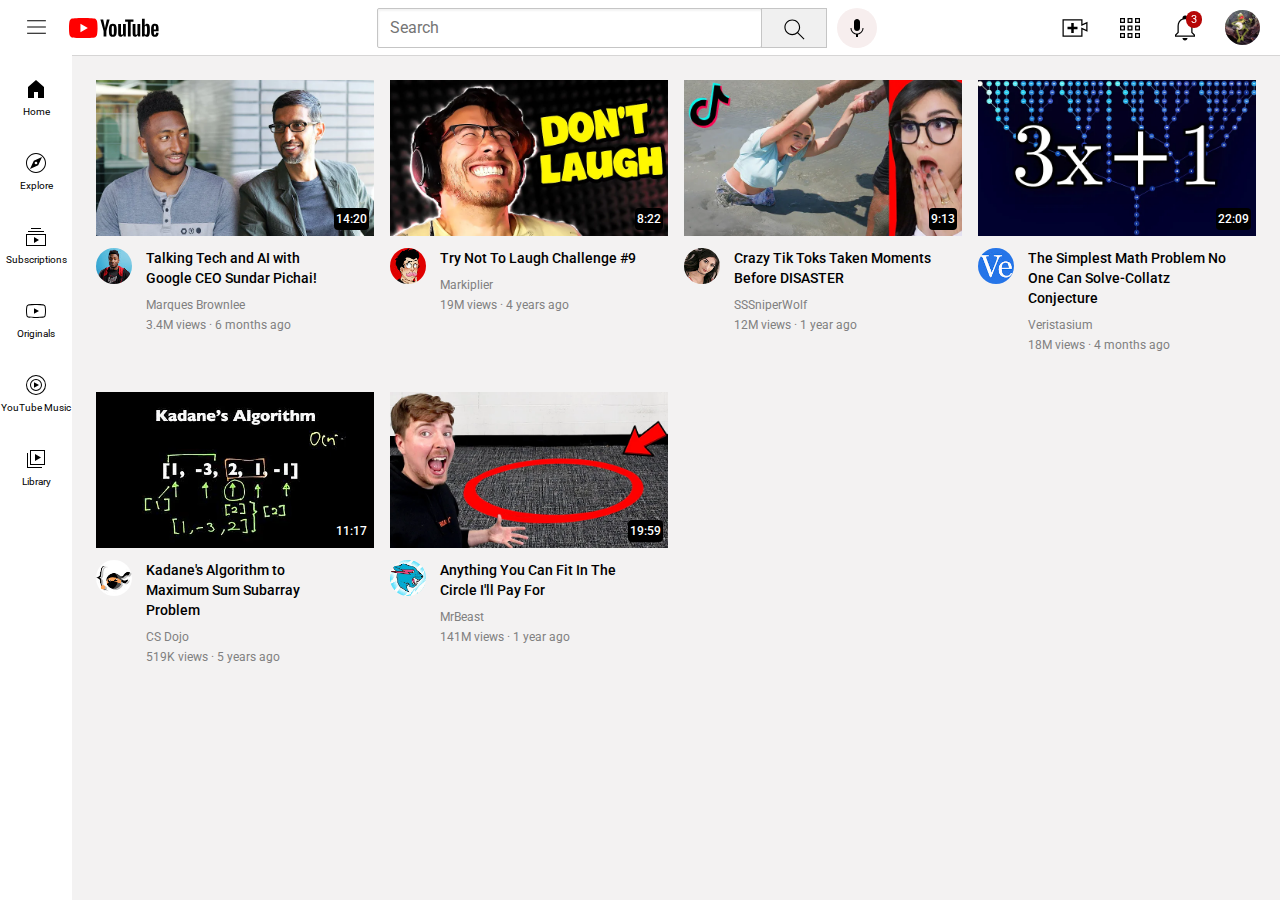
<file: index.html>
<!DOCTYPE html>
<html lang="en">
<head>
    <meta charset="UTF-8">
    <meta http-equiv="X-UA-Compatible" content="IE=edge">
    <meta name="viewport" content="width=device-width, initial-scale=1.0">
    <title>
        YouTube.com Clone
    </title>
    <link rel="preconnect" href="https://fonts.googleapis.com">
    <link rel="preconnect" href="https://fonts.gstatic.com" crossorigin>
    <link href="https://fonts.googleapis.com/css2?family=Roboto:wght@400;500;700&display=swap" rel="stylesheet">
    <link rel = "stylesheet" href ="styles/general.css">
    <link rel = "stylesheet" href ="styles/header.css">
    <link rel = "stylesheet" href ="styles/video.css">
    <link rel = "stylesheet" href = "styles/sidebar.css">
</head>
<body>
    <div class = "header">
        <div class = "left-section">
            <img class = "hamburger-menu"
            src = "icons/hamburger-menu.svg">
            <img class = "youtube-logo"
            src = "icons/youtube-logo.svg">
        </div>
        <div class = "middle-section">
            <input class = "search-bar" type = "text" placeholder = "Search">
            <button
            class = "search-button">
                <img class = "search-icon" src ="icons/search.svg">
                <div class = "tooltip">Search</div>
            </button>
            <button
            class = "voice-search-button">
                <img class = "voice-search-icon" src ="icons/voice-search-icon.svg">
                <div class = "tooltip">Search with your voice</div>
            </button>
        </div>
        <div class = "right-section">
            <div class = "upload-icon-container">
                <img class = "upload-icon" src ="icons/upload.svg">
                <div class = "tooltip">Create</div>
            </div>
            <div class = "apps-icon-container">
                <img class = "apps-icon" src = "icons/youtube-apps.svg">
                <div class = "tooltip">YouTube Apps</div>
            </div>
            
            <div class = "notifications-icon-container">
                <img class = "notifications-icon" src = "icons/notifications.svg">
                <div class = "notifications-count" >3</div>
                <div class = "tooltip">Notifications</div>
            </div>
            <img class = "user-pic" src="channel-pictures/user-pic.jpg">
        </div>
        
    </div>
    <div class = "sidebar">
        <div class = "sidebar-link">
            <img src = "icons/home.svg">
            <div>Home</div>
        </div>
        <div class = "sidebar-link">
            <img src = "icons/explore.svg">
            <div>Explore</div>
        </div>
        <div class = "sidebar-link">
            <img src = "icons/subscriptions.svg">
            <div>Subscriptions</div>
        </div>
        <div class = "sidebar-link">
            <img src = "icons/originals.svg">
            <div>Originals</div>
        </div>
        <div class = "sidebar-link">
            <img src = "icons/youtube-music.svg">
            <div>YouTube Music</div>
        </div>
        <div class = "sidebar-link">
            <img src = "icons/library.svg">
            <div>Library</div>
        </div>

        
    </div>
    
    <div class = "video-grid">
        <div class = "video-preview">

            <div class = "thumbnail-row">
    
                <img class= "thumbnail" src="thumbnails/thumbnail-1.jpeg">
                <div class = "time-stamp">14:20</div>
    
            </div>
            <div class = "video-info-grid">
                <div class = "channel-picture">
                    <img class = "profile-picture" src = "channel-pictures/channel-1.jpeg">
                </div>
    
                <div class = "video-info">
    
                    <p class = "video-title">
                        Talking Tech and AI with Google CEO Sundar Pichai!
                    </p>
                    <p class = "video-author">
                        Marques Brownlee
                    </p>
                    <p class = "video-stats">
                        3.4M views &#183; 6 months ago
                    </p>
    
                </div>
            </div>
            </div>
    
    
        <div class = "video-preview">
    
            <div class = "thumbnail-row">
    
                <img class= "thumbnail" src="thumbnails/thumbnail-2.jpeg">
                <div class = "time-stamp">8:22</div>
            </div>
           <div class = "video-info-grid">
            <div class = "channel-picture">
                <img class = "profile-picture" src = "channel-pictures/channel-2.jpeg">
            </div>
           <div class = video-info>
    
            <p class = "video-title">
                Try Not To Laugh Challenge #9
            </p>
            <p class = "video-author">
                Markiplier
            </p>
            <p class = "video-stats">
                19M views &#183; 4 years ago
            </p>
    
           </div>
           
        </div>
        </div>
    
        <div class = "video-preview">
    
            <div class = "thumbnail-row">
    
                <img class= "thumbnail" src="thumbnails/thumbnail-3.jpeg">
                <div class = "time-stamp">9:13</div>
            </div>
            <div class = "video-info-grid">
                <div class = "channel-picture">
                    <img class = "profile-picture" src = "channel-pictures/channel-3.jpeg">
                </div>
    
                <div class = "video-info">
    
                    <p class = "video-title">
                        Crazy Tik Toks Taken Moments Before DISASTER
                    </p>
                    <p class = "video-author">
                        SSSniperWolf
                    </p>
                    <p class = "video-stats">
                        12M views &#183; 1 year ago
                    </p>
    
                </div>
            </div>
            </div>
    
    
        <div class = "video-preview">
    
            <div class = "thumbnail-row">
    
                <img class= "thumbnail" src="thumbnails/thumbnail-4.jpeg">
                <div class = "time-stamp">22:09</div>
            </div>
           <div class = "video-info-grid">
            <div class = "channel-picture">
                <img class = "profile-picture" src = "channel-pictures/channel-4.jpeg">
            </div>
           <div class = video-info>
    
            <p class = "video-title">
                The Simplest Math Problem No One Can Solve-Collatz Conjecture 
            </p>
            <p class = "video-author">
                Veristasium
            </p>
            <p class = "video-stats">
                18M views &#183; 4 months ago
            </p>
    
           </div>
           
        </div>
        </div>
        <div class = "video-preview">
    
            <div class = "thumbnail-row">
    
                <img class= "thumbnail" src="thumbnails/thumbnail-5.jpeg">
                <div class = "time-stamp">11:17</div>
            </div>
            <div class = "video-info-grid">
                <div class = "channel-picture">
                    <img class = "profile-picture" src = "channel-pictures/channel-5.jpeg">
                </div>
    
                <div class = "video-info">
    
                    <p class = "video-title">
                        Kadane's Algorithm to Maximum Sum Subarray Problem
                    </p>
                    <p class = "video-author">
                        CS Dojo
                    </p>
                    <p class = "video-stats">
                        519K views &#183; 5 years ago
                    </p>
    
                </div>
            </div>
            </div>
    
    
        <div class = "video-preview">
    
            <div class = "thumbnail-row">
    
                <img class= "thumbnail" src="thumbnails/thumbnail-6.jpeg">
                <div class = "time-stamp">19:59</div>
            </div>
           <div class = "video-info-grid">
            <div class = "channel-picture">
                <img class = "profile-picture" src = "channel-pictures/channel-6.jpeg">
            </div>
           <div class = video-info>
    
            <p class = "video-title">
                Anything You Can Fit In The Circle I'll Pay For
            </p>
            <p class = "video-author">
                MrBeast
            </p>
            <p class = "video-stats">
                141M views &#183; 1 year ago
            </p>
    
           </div>
           
        </div>
        </div>
        
    </div>

    
</body>
</html>
</file>
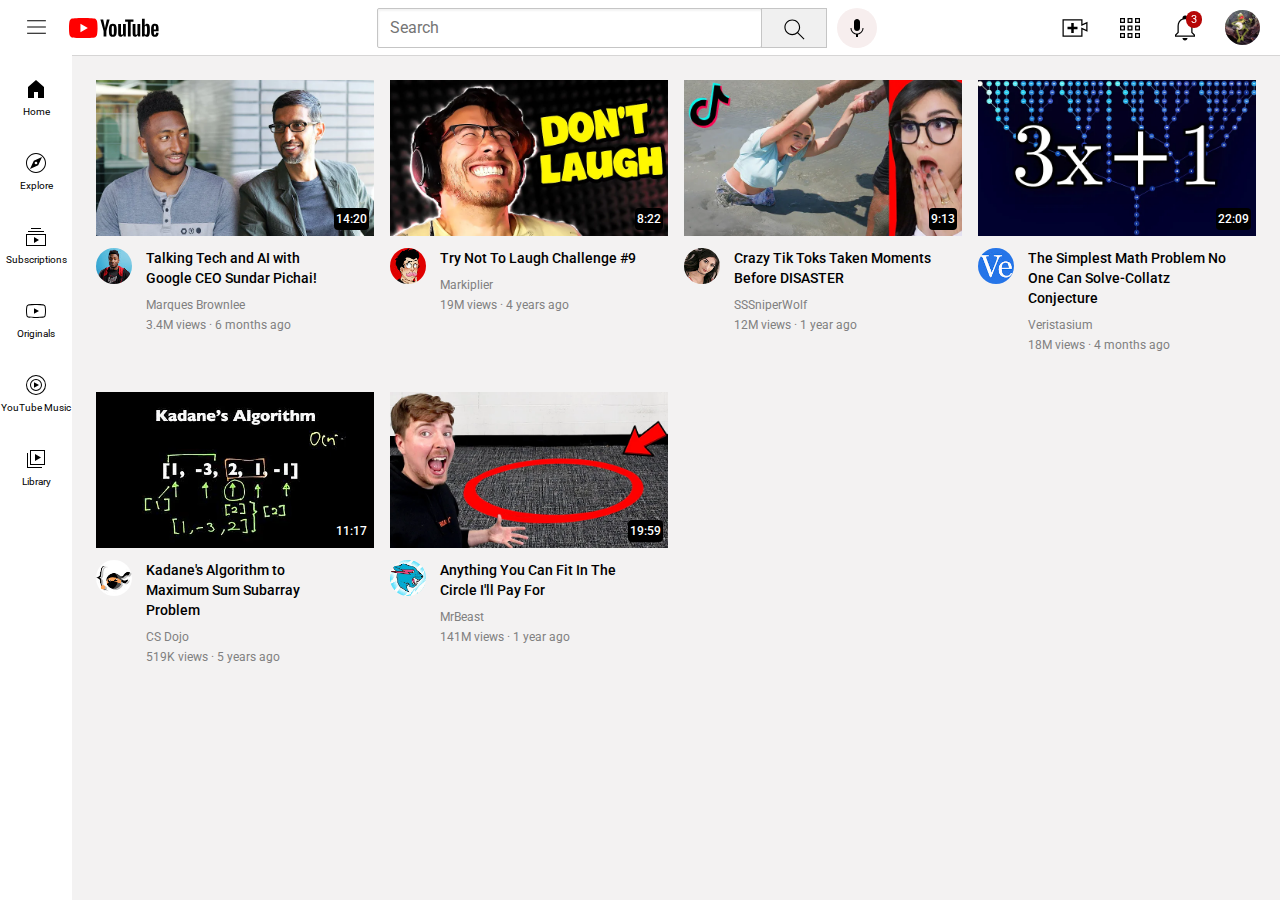
<file: Youtube.html>
<!DOCTYPE html>
<html lang="en">
<head>
    <meta charset="UTF-8">
    <meta http-equiv="X-UA-Compatible" content="IE=edge">
    <meta name="viewport" content="width=device-width, initial-scale=1.0">
    <title>
        YouTube.com Clone
    </title>
    <link rel="preconnect" href="https://fonts.googleapis.com">
    <link rel="preconnect" href="https://fonts.gstatic.com" crossorigin>
    <link href="https://fonts.googleapis.com/css2?family=Roboto:wght@400;500;700&display=swap" rel="stylesheet">
    <link rel = "stylesheet" href ="styles/general.css">
    <link rel = "stylesheet" href ="styles/header.css">
    <link rel = "stylesheet" href ="styles/video.css">
    <link rel = "stylesheet" href = "styles/sidebar.css">
</head>
<body>
    <div class = "header">
        <div class = "left-section">
            <img class = "hamburger-menu"
            src = "icons/hamburger-menu.svg">
            <img class = "youtube-logo"
            src = "icons/youtube-logo.svg">
        </div>
        <div class = "middle-section">
            <input class = "search-bar" type = "text" placeholder = "Search">
            <button
            class = "search-button">
                <img class = "search-icon" src ="icons/search.svg">
                <div class = "tooltip">Search</div>
            </button>
            <button
            class = "voice-search-button">
                <img class = "voice-search-icon" src ="icons/voice-search-icon.svg">
                <div class = "tooltip">Search with your voice</div>
            </button>
        </div>
        <div class = "right-section">
            <div class = "upload-icon-container">
                <img class = "upload-icon" src ="icons/upload.svg">
                <div class = "tooltip">Create</div>
            </div>
            <div class = "apps-icon-container">
                <img class = "apps-icon" src = "icons/youtube-apps.svg">
                <div class = "tooltip">YouTube Apps</div>
            </div>
            
            <div class = "notifications-icon-container">
                <img class = "notifications-icon" src = "icons/notifications.svg">
                <div class = "notifications-count" >3</div>
                <div class = "tooltip">Notifications</div>
            </div>
            <img class = "user-pic" src="channel-pictures/user-pic.jpg">
        </div>
        
    </div>
    <div class = "sidebar">
        <div class = "sidebar-link">
            <img src = "icons/home.svg">
            <div>Home</div>
        </div>
        <div class = "sidebar-link">
            <img src = "icons/explore.svg">
            <div>Explore</div>
        </div>
        <div class = "sidebar-link">
            <img src = "icons/subscriptions.svg">
            <div>Subscriptions</div>
        </div>
        <div class = "sidebar-link">
            <img src = "icons/originals.svg">
            <div>Originals</div>
        </div>
        <div class = "sidebar-link">
            <img src = "icons/youtube-music.svg">
            <div>YouTube Music</div>
        </div>
        <div class = "sidebar-link">
            <img src = "icons/library.svg">
            <div>Library</div>
        </div>

        
    </div>
    
    <div class = "video-grid">
        <div class = "video-preview">

            <div class = "thumbnail-row">
    
                <img class= "thumbnail" src="/thumbnails/thumbnail-1.jpeg">
                <div class = "time-stamp">14:20</div>
    
            </div>
            <div class = "video-info-grid">
                <div class = "channel-picture">
                    <img class = "profile-picture" src = "channel-pictures/channel-1.jpeg">
                </div>
    
                <div class = "video-info">
    
                    <p class = "video-title">
                        Talking Tech and AI with Google CEO Sundar Pichai!
                    </p>
                    <p class = "video-author">
                        Marques Brownlee
                    </p>
                    <p class = "video-stats">
                        3.4M views &#183; 6 months ago
                    </p>
    
                </div>
            </div>
            </div>
    
    
        <div class = "video-preview">
    
            <div class = "thumbnail-row">
    
                <img class= "thumbnail" src="/thumbnails/thumbnail-2.jpeg">
                <div class = "time-stamp">8:22</div>
            </div>
           <div class = "video-info-grid">
            <div class = "channel-picture">
                <img class = "profile-picture" src = "channel-pictures/channel-2.jpeg">
            </div>
           <div class = video-info>
    
            <p class = "video-title">
                Try Not To Laugh Challenge #9
            </p>
            <p class = "video-author">
                Markiplier
            </p>
            <p class = "video-stats">
                19M views &#183; 4 years ago
            </p>
    
           </div>
           
        </div>
        </div>
    
        <div class = "video-preview">
    
            <div class = "thumbnail-row">
    
                <img class= "thumbnail" src="/thumbnails/thumbnail-3.jpeg">
                <div class = "time-stamp">9:13</div>
            </div>
            <div class = "video-info-grid">
                <div class = "channel-picture">
                    <img class = "profile-picture" src = "channel-pictures/channel-3.jpeg">
                </div>
    
                <div class = "video-info">
    
                    <p class = "video-title">
                        Crazy Tik Toks Taken Moments Before DISASTER
                    </p>
                    <p class = "video-author">
                        SSSniperWolf
                    </p>
                    <p class = "video-stats">
                        12M views &#183; 1 year ago
                    </p>
    
                </div>
            </div>
            </div>
    
    
        <div class = "video-preview">
    
            <div class = "thumbnail-row">
    
                <img class= "thumbnail" src="/thumbnails/thumbnail-4.jpeg">
                <div class = "time-stamp">22:09</div>
            </div>
           <div class = "video-info-grid">
            <div class = "channel-picture">
                <img class = "profile-picture" src = "channel-pictures/channel-4.jpeg">
            </div>
           <div class = video-info>
    
            <p class = "video-title">
                The Simplest Math Problem No One Can Solve-Collatz Conjecture 
            </p>
            <p class = "video-author">
                Veristasium
            </p>
            <p class = "video-stats">
                18M views &#183; 4 months ago
            </p>
    
           </div>
           
        </div>
        </div>
        <div class = "video-preview">
    
            <div class = "thumbnail-row">
    
                <img class= "thumbnail" src="/thumbnails/thumbnail-5.jpeg">
                <div class = "time-stamp">11:17</div>
            </div>
            <div class = "video-info-grid">
                <div class = "channel-picture">
                    <img class = "profile-picture" src = "channel-pictures/channel-5.jpeg">
                </div>
    
                <div class = "video-info">
    
                    <p class = "video-title">
                        Kadane's Algorithm to Maximum Sum Subarray Problem
                    </p>
                    <p class = "video-author">
                        CS Dojo
                    </p>
                    <p class = "video-stats">
                        519K views &#183; 5 years ago
                    </p>
    
                </div>
            </div>
            </div>
    
    
        <div class = "video-preview">
    
            <div class = "thumbnail-row">
    
                <img class= "thumbnail" src="/thumbnails/thumbnail-6.jpeg">
                <div class = "time-stamp">19:59</div>
            </div>
           <div class = "video-info-grid">
            <div class = "channel-picture">
                <img class = "profile-picture" src = "channel-pictures/channel-6.jpeg">
            </div>
           <div class = video-info>
    
            <p class = "video-title">
                Anything You Can Fit In The Circle I'll Pay For
            </p>
            <p class = "video-author">
                MrBeast
            </p>
            <p class = "video-stats">
                141M views &#183; 1 year ago
            </p>
    
           </div>
           
        </div>
        </div>
        
    </div>

    
</body>
</html>
</file>
<file: styles/general.css>
p{
    font-family:Roboto, Arial;
    margin-top:0;
    margin-bottom:0;
}
body{
    margin:0;
    padding-top: 80px;
    padding-left:96px;
    padding-right:24px;
    background-color: rgb(243, 242, 242);
}
</file>
<file: styles/header.css>
.header{
    height:55px;

    display:flex;
    flex-direction: row;
    justify-content: space-between;
    position:fixed;
    top:0;
    left:0;
    right:0;
    z-index:100;
    background-color: white;
    border-bottom-width:1px;
    border-bottom-style:solid;
    border-bottom-color:rgb(214, 213, 213);

}
.left-section{
    display:flex;
    align-items:center
    
}
.middle-section{
 
    flex: 1;
    margin-left:70px;
    margin-right:35px;
    max-width: 500px;
    display:flex;
    align-items: center;
    

}
.right-section{
    flex:1;
    align-items: center;
}
.search-bar{
    flex:1;
    height:36px;
    font-size:16px;
    border-width: 1px;
    border-style: solid;
    border-color:rgb(197, 197, 197);
    border-radius:2px;
    box-shadow: inset 1px 2px 2px rgba(0,0,0,0.05);
    width:0;

}
.search-icon{
    height:27px;
    margin-top:4px;

}
.search-bar::placeholder{
    font-family: Roboto, Arial;
    font-size:16px;
    padding-left:10px;
}
.right-section{
    flex:1;
    display:flex;
    align-items: center;
    justify-content: space-between;
    max-width:200px;
    margin-right:20px;
    flex-shrink:0;
    
}
.hamburger-menu{
    height:25px;
    margin-left:24px;
    margin-right: 20px;
}
.youtube-logo{
    height: 20px;
}
.search-button{
    height:40px;
    width:66px;
    background-color: rgb(240,240,240);
    border-width:1px;
    border-style: solid;
    border-color: rgb(197, 197, 197);
    margin-left:-1px;
    margin-right:10px;
    cursor: pointer;
}
.search-button, 
.voice-search-button,
.upload-icon-container,
.apps-icon-container,
.notifications-icon-container{
    display:flex;
    justify-content: center;
    align-items: center;
    position:relative;
}
.search-button .tooltip,
.voice-search-button .tooltip,
.upload-icon-container .tooltip,
.apps-icon-container .tooltip,
.notifications-icon-container .tooltip{
    font-family: Roboto, Arial;
    position: absolute;
    background-color: gray;
    color:white;
    padding-top:4px;
    padding-bottom: 4px;
    padding-left:8px; 
    padding-right:8px;
    border-radius:3px;
    font-size:12px;
    bottom:-30px;
    opacity: 0;
    transition: opacity 0.15s;
    pointer-events: none;
    white-space: nowrap;

}
.search-button:hover .tooltip,
.voice-search-button:hover .tooltip,
.upload-icon-container:hover .tooltip,
.apps-icon-container:hover .tooltip,
.notifications-icon-container:hover .tooltip
{
    opacity:1;
    
}

.voice-search-button{
    height: 40px;
    width:40px;
    border-radius:20px;
    border:none;
    background-color: rgb(247, 238, 238);
}
.voice-search-icon{
    height:24px;
    
    
}
.upload-icon{
    height:30px;
    
}
.apps-icon{
    height:30px;
}
.notifications-icon{
    height: 30px;
}
.notifications-icon-container{
    position:relative;
}
.notifications-count{
    position: absolute;
    top:-2px;
    right:-2px;
    font-size: 11px;
    font-family: Roboto,Arial;
    background-color: rgb(182, 6, 6);
    color:white;
    padding-left:5px;
    padding-right: 5px;
    padding-top: 2px;
    padding-bottom:2px;
    border-radius:10px;
}
.user-pic{
    height:35px;
    border-radius:20px;
}
</file>
<file: styles/video.css>
.thumbnail{
    width:100%;
    
    
}
.video-title{
    margin-top: 0;
    font-size:14px;
    font-weight:500;
    line-height:20px;
    margin-bottom:10px;
}

.video-info-grid{
    display:grid;
    grid-template-columns: 50px 1fr;
}
.video-info{
    
    width:200px;
}
.profile-picture{
    width:36px;
    border-radius:40px;
    
}
.thumbnail-row{
    margin-bottom:8px;
    position:relative;
}
.video-author,
.video-stats{
    font-size:12px;
    color:gray;
}
.video-author{
    margin-bottom:6px;
}
.video-grid{
    display:grid;
    grid-template-columns: 1fr 1fr 1fr;
    column-gap:16px;
    row-gap:40px;
}
@media (max-width: 750px){
    .video-grid{
        grid-template-columns: 1fr 1fr;
    }
    
}

@media (min-width: 751px) and (max-width:999px){
    .video-grid{
        grid-template-columns: 1fr 1fr 1fr;
    }
}
@media (min-width: 1000px){
    .video-grid{
        grid-template-columns: 1fr 1fr 1fr 1fr;
    }
}

.time-stamp{
    background-color: black;
    color:white;
    position:absolute;
    bottom:10px;
    right:5px;
    font-family:Roboto,Arial;
    font-size:12px;
    font-weight:500;
    padding-left:2px;
    padding-right:2px;
    padding-top:4px;
    padding-bottom:4px;
    border-radius:4px;
}
</file>
<file: styles/sidebar.css>
.sidebar{
   position:fixed;
   left:0;
   bottom:0;
   top:55px;
   background-color:white ;
   width:72px;
   z-index:200;
   padding-top:5px;
}
.sidebar-link{
   display:flex;
   height:74px;
   align-items: center;
   justify-content: center;
   flex-direction: column;
   cursor:pointer;
   
}
.sidebar-link:hover{
   background-color: rgb(236, 235, 235);
}
.sidebar-link img{
   height:24px;
   margin-bottom:5px;
}
.sidebar-link div{
font-family:Roboto, Arial;
font-size: 10px;

}
</file>
